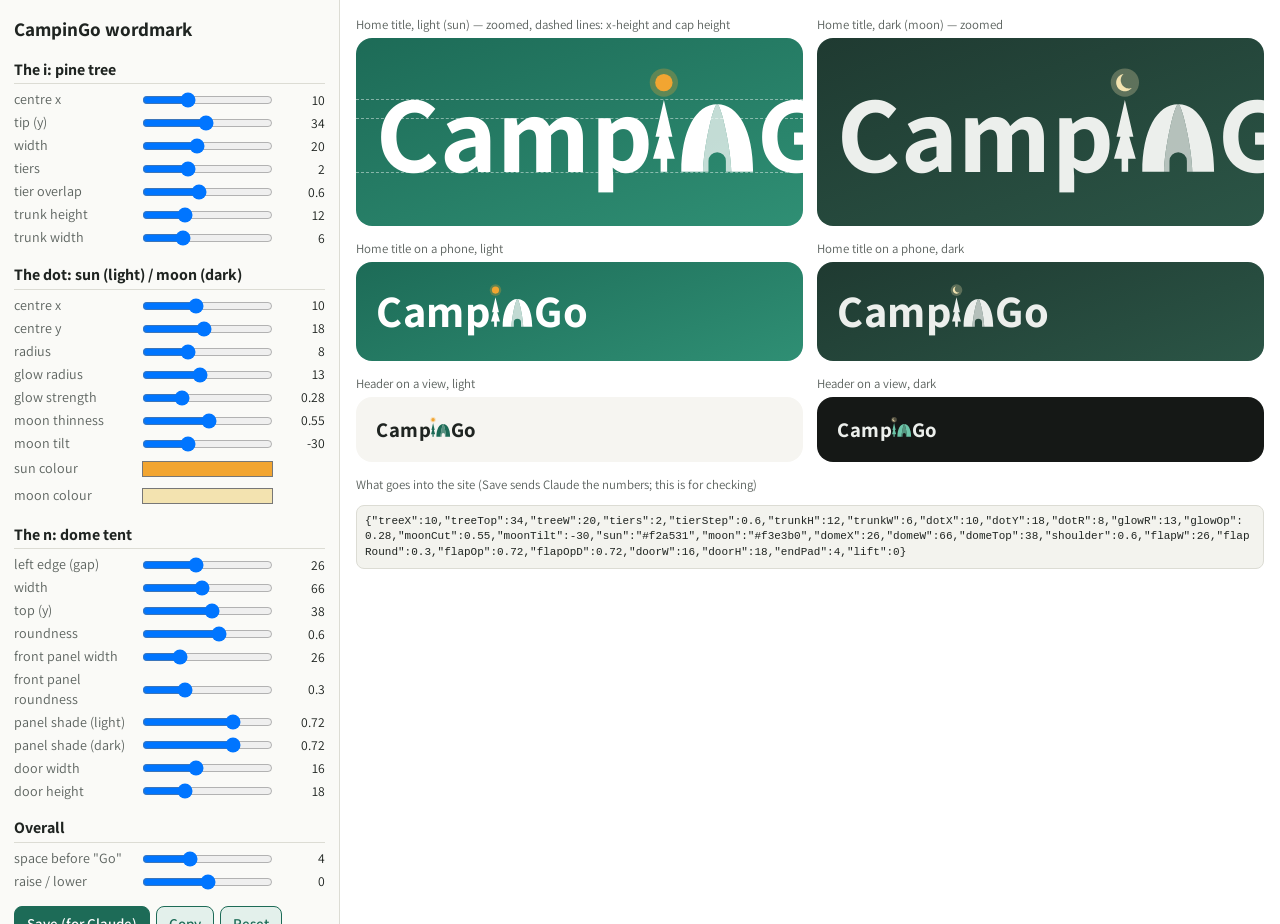
<file: tools/wordmark-tuner.html>
<!doctype html>
<!-- The CampinGo wordmark tuner (docs/campingo-plan.md §4.5): Yair moves the sliders, then Save downloads
     wordmark-settings.json, which Claude reads and turns into index.html's #wm-i-pine / #wm-tent-dome. Not part of the site. -->
<html lang="en">
<head>
<meta charset="utf-8">
<meta name="viewport" content="width=device-width, initial-scale=1">
<title>Wordmark tuner</title>
<link href="https://fonts.googleapis.com/css2?family=Assistant:wght@400;600;700&display=swap" rel="stylesheet">
<style>
  :root { --ink: #1f2421; --muted: #5b625e; --line: #dcdcd4; }
  body { margin: 0; font: 15px/1.4 "Assistant", Arial, sans-serif; color: var(--ink); background: #fff; }
  .wrap { display: grid; grid-template-columns: 340px 1fr; gap: 0; min-height: 100vh; }
  .ctl { border-right: 1px solid var(--line); padding: 12px 14px; overflow-y: auto; max-height: 100vh; position: sticky; top: 0; background: #fafaf7; }
  .ctl h2 { font-size: 1rem; margin: 16px 0 6px; border-bottom: 1px solid var(--line); padding-bottom: 2px; }
  .row { display: grid; grid-template-columns: 120px 1fr 44px; align-items: center; gap: 6px; margin: 3px 0; }
  .row label { font-size: .88rem; color: var(--muted); }
  .row output { font-variant-numeric: tabular-nums; text-align: right; font-size: .85rem; }
  .row input[type=color] { width: 100%; height: 24px; border: 0; padding: 0; background: none; }
  .btns { display: flex; gap: 6px; flex-wrap: wrap; margin-top: 14px; }
  button { font: inherit; font-weight: 600; padding: 6px 12px; border-radius: 8px; border: 1px solid #1d6b57; background: #e3f0eb; color: #1d6b57; cursor: pointer; }
  button.main { background: #1d6b57; color: #fff; }
  #msg { font-size: .85rem; color: #1d6b57; min-height: 1.2em; margin-top: 6px; }
  .view { padding: 16px; display: grid; gap: 14px; align-content: start; }
  .pair { display: grid; grid-template-columns: 1fr 1fr; gap: 14px; }
  .view, .pair > div { min-width: 0; }
  .box { border-radius: 16px; padding: 18px 20px; overflow: hidden; }
  .cap { font-size: .8rem; color: var(--muted); margin: 0 0 4px; }
  .hero-l { background: linear-gradient(160deg, #1d6b57, #2f8f74); color: #fff; }
  .hero-d { background: linear-gradient(160deg, #1f3a31, #2b5546); color: #ecefec; }
  .head-l { background: #f6f5f1; color: #1f2421; }
  .head-d { background: #151816; color: #ecefec; }
  .wm { display: inline-block; direction: ltr; white-space: nowrap; font-weight: 700; letter-spacing: .5px; line-height: 1.1; }
  .wm svg { height: 1em; vertical-align: baseline; overflow: visible; fill: currentColor; }
  .head-l .wm svg { color: #1d6b57; } .head-d .wm svg { color: #6cc4a8; }
  .big { font-size: clamp(56px, 8.5vw, 150px); }
  .hero-size { font-size: 44.8px; } .head-size { font-size: 20.8px; }
  .guides { position: relative; }
  .guides i { position: absolute; left: 0; right: 0; border-top: 1px dashed rgba(255, 255, 255, .45); pointer-events: none; }
  pre { background: #f3f3ee; border: 1px solid var(--line); border-radius: 8px; padding: 8px; font-size: 11px; white-space: pre-wrap; word-break: break-all; max-height: 160px; overflow: auto; }
  @media (max-width: 800px) { .wrap { grid-template-columns: 1fr; } .ctl { position: static; max-height: none; } .pair { grid-template-columns: 1fr; } .big { font-size: 15vw; } }
</style>
</head>
<body>
<div class="wrap">
  <div class="ctl" id="ctl"></div>
  <div class="view">
    <div class="pair">
      <div><p class="cap">Home title, light (sun) — zoomed, dashed lines: x-height and cap height</p><div class="box hero-l big guides" id="bigL"></div></div>
      <div><p class="cap">Home title, dark (moon) — zoomed</p><div class="box hero-d big" id="bigD"></div></div>
    </div>
    <div class="pair">
      <div><p class="cap">Home title on a phone, light</p><div class="box hero-l hero-size" id="heroL"></div></div>
      <div><p class="cap">Home title on a phone, dark</p><div class="box hero-d hero-size" id="heroD"></div></div>
    </div>
    <div class="pair">
      <div><p class="cap">Header on a view, light</p><div class="box head-l head-size" id="headL"></div></div>
      <div><p class="cap">Header on a view, dark</p><div class="box head-d head-size" id="headD"></div></div>
    </div>
    <div><p class="cap">What goes into the site (Save sends Claude the numbers; this is for checking)</p><pre id="out"></pre></div>
  </div>
</div>
<script>
// units: 100 = 1em; the baseline is y = 100, so the font's x-height is about y = 50 and its caps about y = 30
const SPEC = [
  ['The i: pine tree', [
    ['treeX', 'centre x', 0, 30, 0.5, 10],
    ['treeTop', 'tip (y)', 0, 70, 0.5, 34],
    ['treeW', 'width', 6, 40, 0.5, 20],
    ['tiers', 'tiers', 1, 4, 1, 2],
    ['tierStep', 'tier overlap', 0.3, 1, 0.05, 0.6],
    ['trunkH', 'trunk height', 0, 40, 0.5, 12],
    ['trunkW', 'trunk width', 2, 16, 0.5, 6]]],
  ['The dot: sun (light) / moon (dark)', [
    ['dotX', 'centre x', -10, 40, 0.5, 10],
    ['dotY', 'centre y', -10, 50, 0.5, 18],
    ['dotR', 'radius', 2, 20, 0.5, 8],
    ['glowR', 'glow radius', 0, 30, 0.5, 13],
    ['glowOp', 'glow strength', 0, 1, 0.02, 0.28],
    ['moonCut', 'moon thinness', 0.1, 1, 0.02, 0.55],
    ['moonTilt', 'moon tilt', -90, 90, 1, -30],
    ['sun', 'sun colour', 'color', '#f2a531'],
    ['moon', 'moon colour', 'color', '#f3e3b0']]],
  ['The n: dome tent', [
    ['domeX', 'left edge (gap)', 10, 50, 0.5, 26],
    ['domeW', 'width', 30, 110, 0.5, 66],
    ['domeTop', 'top (y)', 0, 70, 0.5, 38],
    ['shoulder', 'roundness', 0, 1, 0.02, 0.6],
    ['flapW', 'front panel width', 0, 100, 0.5, 26],
    ['flapRound', 'front panel roundness', 0, 1, 0.02, 0.3],
    ['flapOp', 'panel shade (light)', 0, 1, 0.02, 0.72],
    ['flapOpD', 'panel shade (dark)', 0, 1, 0.02, 0.72],
    ['doorW', 'door width', 0, 40, 0.5, 16],
    ['doorH', 'door height', 0, 60, 0.5, 18]]],
  ['Overall', [
    ['endPad', 'space before "Go"', -10, 30, 0.5, 4],
    ['lift', 'raise / lower', -15, 15, 0.5, 0]]],
];
const KEY = 'campingo-wordmark-tuner';
const P = {};
SPEC.forEach(([, rows]) => rows.forEach(r => { P[r[0]] = r[2] === 'color' ? r[3] : r[5]; }));
try { Object.assign(P, JSON.parse(localStorage.getItem(KEY) || '{}')); } catch (e) {}

const ctl = document.getElementById('ctl');
ctl.innerHTML = '<h1 style="font-size:1.2rem;margin:4px 0">CampinGo wordmark</h1>';
SPEC.forEach(([title, rows]) => {
  ctl.insertAdjacentHTML('beforeend', `<h2>${title}</h2>`);
  rows.forEach(r => {
    const [k, label] = r;
    const input = r[2] === 'color' ? `<input type="color" id="${k}" value="${P[k]}">`
      : `<input type="range" id="${k}" min="${r[2]}" max="${r[3]}" step="${r[4]}" value="${P[k]}">`;
    ctl.insertAdjacentHTML('beforeend', `<div class="row"><label for="${k}">${label}</label>${input}<output id="${k}-o"></output></div>`);
  });
});
ctl.insertAdjacentHTML('beforeend', `<div class="btns"><button class="main" id="save">Save (for Claude)</button><button id="copy">Copy</button><button id="reset">Reset</button></div><div id="msg"></div>`);
ctl.addEventListener('input', e => { const k = e.target.id; if (!(k in P)) return;
  P[k] = e.target.type === 'color' ? e.target.value : +e.target.value; draw(); });

const f = (n) => +(+n).toFixed(1);
function tree(p) {
  const base = 100 - p.trunkH, h = base - p.treeTop, n = p.tiers;
  const tierH = h / (1 + (n - 1) * p.tierStep);
  let d = '';
  for (let k = 0; k < n; k++) {
    const top = p.treeTop + k * p.tierStep * tierH, bot = top + tierH, w = p.treeW * (0.55 + 0.45 * (k + 1) / n);
    d += `M${f(p.treeX)} ${f(top)}L${f(p.treeX + w / 2)} ${f(bot)}H${f(p.treeX - w / 2)}z`;
  }
  const trunk = p.trunkH > 0 ? `<rect x="${f(p.treeX - p.trunkW / 2)}" y="${f(base - 1)}" width="${f(p.trunkW)}" height="${f(p.trunkH + 1)}"/>` : '';
  return `<path d="${d}"/>${trunk}`;
}
function moonPath(p) {        // a crescent: the dot's circle minus a shifted circle, as a polygon
  const R = p.dotR, r = R * 0.95, off = R * (1.1 - p.moonCut), a = p.moonTilt * Math.PI / 180;
  const cx = p.dotX, cy = p.dotY, ox = cx + off * Math.cos(a), oy = cy + off * Math.sin(a);
  const pts = [];
  const inC2 = (x, y) => (x - ox) ** 2 + (y - oy) ** 2 < r * r;
  for (let i = 0; i < 180; i++) { const t = i / 180 * 2 * Math.PI, x = cx + R * Math.cos(t), y = cy + R * Math.sin(t); if (!inC2(x, y)) pts.push([t, x, y]); }
  if (!pts.length) return '';
  // walk the outer arc from one tip to the other, then back along the inner arc
  let start = 0; for (let i = 0; i < pts.length; i++) { const prev = pts[(i - 1 + pts.length) % pts.length]; if (Math.abs(pts[i][0] - prev[0]) > 0.05 && Math.abs(Math.abs(pts[i][0] - prev[0]) - 2 * Math.PI) > 0.05) { start = i; break; } }
  const outer = pts.slice(start).concat(pts.slice(0, start)).map(q => [q[1], q[2]]);
  const [x0, y0] = outer[0], [x1, y1] = outer[outer.length - 1];
  let t0 = Math.atan2(y1 - oy, x1 - ox), t1 = Math.atan2(y0 - oy, x0 - ox);
  const inner = []; let dt = t1 - t0; if (dt > 0) dt -= 2 * Math.PI;
  for (let i = 0; i <= 40; i++) { const t = t0 + dt * i / 40, x = ox + r * Math.cos(t), y = oy + r * Math.sin(t); if ((x - cx) ** 2 + (y - cy) ** 2 <= R * R + 0.5) inner.push([x, y]); }
  return 'M' + outer.concat(inner).map(q => f(q[0]) + ' ' + f(q[1])).join('L') + 'z';
}
function dome(x0, x1, top, s) {
  const cx = (x0 + x1) / 2, hw = (x1 - x0) / 2, h = 100 - top;
  return `M${f(x0)} 100C${f(x0)} ${f(top + h * (1 - s))} ${f(cx - hw * s)} ${f(top)} ${f(cx)} ${f(top)}S${f(x1)} ${f(top + h * (1 - s))} ${f(x1)} 100z`;
}
function tent(p) {
  const cx = p.domeX + p.domeW / 2, flap = dome(cx - p.flapW / 2, cx + p.flapW / 2, p.domeTop, p.flapRound);
  const r = p.doorW / 2, door = p.doorW > 0 && p.doorH > 0
    ? `M${f(cx - r)} 100V${f(100 - Math.max(p.doorH, r) + r)}A${f(r)} ${f(r)} 0 0 1 ${f(cx + r)} ${f(100 - Math.max(p.doorH, r) + r)}V100z` : '';
  return `<path fill-rule="evenodd" d="${dome(p.domeX, p.domeX + p.domeW, p.domeTop, p.shoulder)}${p.flapW > 0 ? flap : ''}"/>` +
    (p.flapW > 0 ? `<path class="wm-flap" fill-rule="evenodd" d="${flap}${door}"/>` : '');
}
function svg(p, dark) {
  const w = f(p.domeX + p.domeW + p.endPad);
  const dot = dark
    ? `<circle cx="${f(p.dotX)}" cy="${f(p.dotY)}" r="${f(p.glowR)}" fill="${p.moon}" opacity="${p.glowOp}"/><path d="${moonPath(p)}" fill="${p.moon}"/>`
    : `<circle cx="${f(p.dotX)}" cy="${f(p.dotY)}" r="${f(p.glowR)}" fill="${p.sun}" opacity="${p.glowOp}"/><circle cx="${f(p.dotX)}" cy="${f(p.dotY)}" r="${f(p.dotR)}" fill="${p.sun}"/>`;
  return `<svg viewBox="0 ${-p.lift} ${w} 100" style="width:${w / 100}em" aria-hidden="true">${tree(p)}${dot}<g style="--o:${dark ? p.flapOpD : p.flapOp}">${tent(p).replace(/class="wm-flap"/, `opacity="${dark ? p.flapOpD : p.flapOp}"`)}</g></svg>`;
}
const word = (p, dark) => `<span class="wm">Camp${svg(p, dark)}Go</span>`;
function draw() {
  SPEC.forEach(([, rows]) => rows.forEach(r => { const o = document.getElementById(r[0] + '-o'); if (o) o.textContent = r[2] === 'color' ? '' : P[r[0]]; }));
  for (const [id, dark] of [['bigL', 0], ['heroL', 0], ['headL', 0], ['bigD', 1], ['heroD', 1], ['headD', 1]]) document.getElementById(id).innerHTML = word(P, dark);
  document.getElementById('bigL').insertAdjacentHTML('beforeend', guides());
  try { localStorage.setItem(KEY, JSON.stringify(P)); } catch (e) {}
  document.getElementById('out').textContent = JSON.stringify(P);
}
function guides() {   // dashed lines at the font's real x-height and cap height, measured from the letters
  const box = document.getElementById('bigL'), wm = box.querySelector('.wm'); if (!wm) return '';
  const c = document.createElement('canvas').getContext('2d'); const fs = parseFloat(getComputedStyle(box).fontSize);
  c.font = `700 ${fs}px Assistant`; const x = c.measureText('x'), C = c.measureText('C');
  const base = wm.querySelector('svg').getBoundingClientRect().bottom - box.getBoundingClientRect().top - box.clientTop;
  return `<i style="top:${base - x.actualBoundingBoxAscent}px"></i><i style="top:${base - C.actualBoundingBoxAscent}px"></i><i style="top:${base}px"></i>`;
}
document.getElementById('save').onclick = () => {
  const a = document.createElement('a'); a.download = 'wordmark-settings.json';
  a.href = URL.createObjectURL(new Blob([JSON.stringify(P, null, 2)], { type: 'application/json' })); a.click();
  document.getElementById('msg').textContent = 'Saved to Downloads as wordmark-settings.json — tell Claude.';
};
document.getElementById('copy').onclick = async () => {
  try { await navigator.clipboard.writeText(JSON.stringify(P)); document.getElementById('msg').textContent = 'Copied — paste it to Claude.'; }
  catch (e) { document.getElementById('msg').textContent = 'Copy failed; use Save.'; }
};
document.getElementById('reset').onclick = () => { try { localStorage.removeItem(KEY); } catch (e) {} location.reload(); };
document.fonts.ready.then(draw); draw();
</script>
</body>
</html>
</file>
